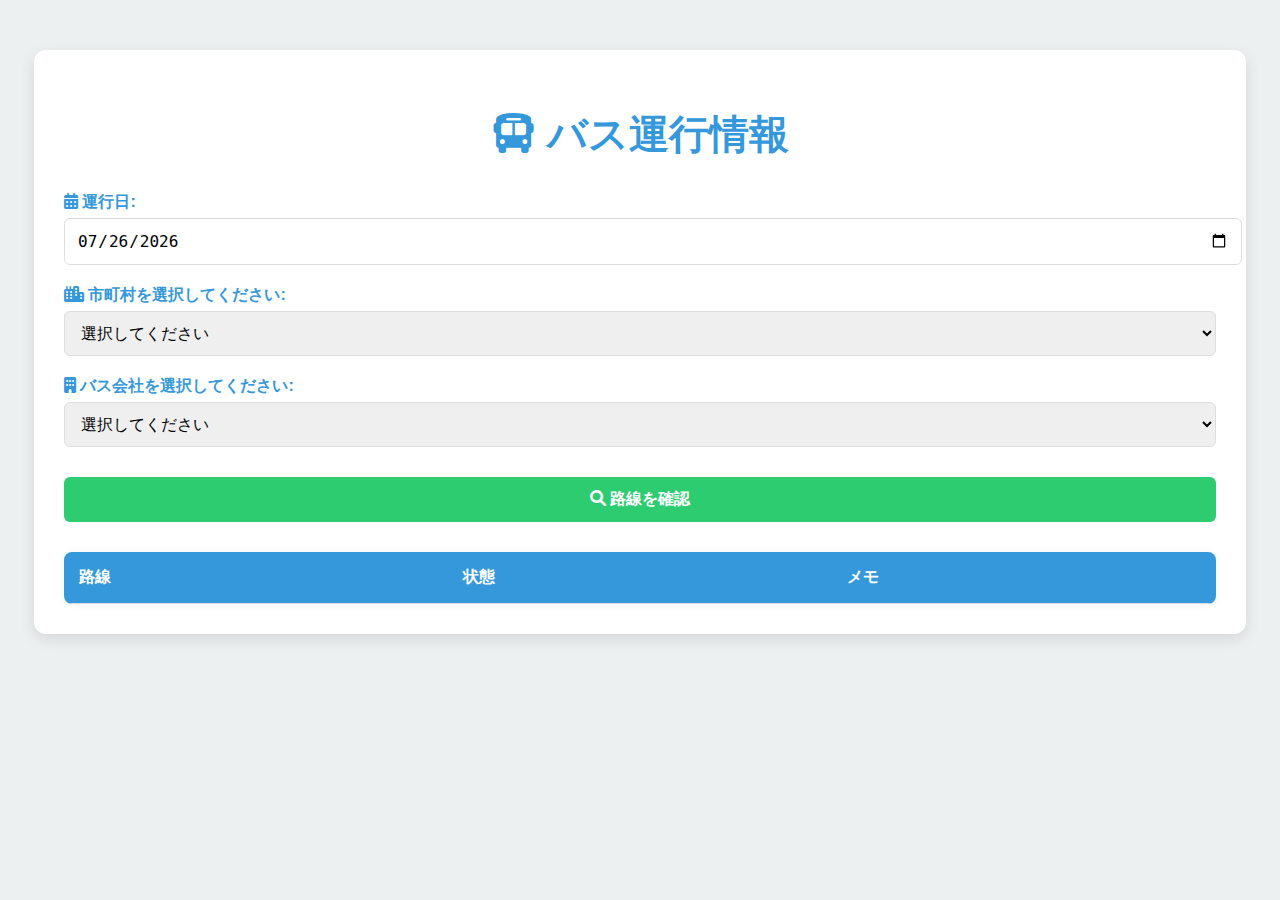
<file: web-server_container/apache/index.html>
<!DOCTYPE html>
<html lang="ja">

<head>
    <meta charset="UTF-8">
    <meta name="viewport" content="width=device-width, initial-scale=1.0">
    <title>バス運行情報</title>
    <link href="https://cdnjs.cloudflare.com/ajax/libs/font-awesome/6.0.0-beta3/css/all.min.css" rel="stylesheet">
    <link rel="stylesheet" href="styles.css">
</head>

<body>
    <div class="container">
        <h1><i class="fas fa-bus"></i> バス運行情報</h1>
        <div class="form-group">
            <label for="operation_date"><i class="fas fa-calendar-alt"></i> 運行日:</label>
            <input type="date" id="operation_date" name="operation_date">
        </div>
        <div class="form-group">
            <label for="city"><i class="fas fa-city"></i> 市町村を選択してください:</label>
            <select id="city">
                <option value="">選択してください</option>
                <!-- データベースから市の選択肢がここに挿入されます -->
            </select>
        </div>

        <div class="form-group">
            <label for="municipality"><i class="fas fa-building"></i> バス会社を選択してください:</label>
            <select id="municipality">
                <option value="">選択してください</option>
                <!-- 自治体の選択肢 -->

            </select>
        </div>

        <button onclick="getRouteInfo()"><i class="fas fa-search"></i> 路線を確認</button>

        <table id="routeTable">
            <thead>
                <tr>
                    <th>路線</th>
                    <th>状態</th>
                    <th>メモ</th>
                </tr>
            </thead>
            <tbody>
                <!-- 路線情報がここに表示されます -->
            </tbody>
        </table>
    </div>

    <script>
        function init() {
            const today = new Date().toISOString().split('T')[0];
            document.getElementById("operation_date").value = today;

            // 市の選択肢を動的に取得して表示
            loadAgencies();
        }

        function loadAgencies() {
            fetch('get_agencies.php')
                .then(response => response.json())
                .then(data => {
                    const citySelect = document.getElementById('city');
                    citySelect.innerHTML = '<option value="">選択してください</option>'; // 初期オプション

                    data.forEach(agency => {
                        const option = document.createElement('option');
                        option.value = agency;
                        option.text = agency;
                        citySelect.add(option);
                    });

                    // 市が選択されたときに自治体の選択肢を更新
                    citySelect.addEventListener('change', loadFeeds);
                })
                .catch(error => {
                    console.error('Error fetching agency data:', error);
                    alert('市のデータを取得できませんでした。');
                });
        }

        function loadFeeds() {
            const city = document.getElementById('city').value;

            if (city) {
                fetch(`get_feeds.php?agency_name=${city}`)
                    .then(response => response.json())
                    .then(data => {
                        const municipalitySelect = document.getElementById('municipality');
                        municipalitySelect.innerHTML = '<option value="">選択してください</option>'; // 初期オプション

                        data.forEach(feed => {
                            const option = document.createElement('option');
                            option.value = feed;
                            option.text = feed;
                            municipalitySelect.add(option);
                        });
                    })
                    .catch(error => {
                        console.error('Error fetching feed data:', error);
                        alert('自治体のデータを取得できませんでした。');
                    });
            } else {
                document.getElementById('municipality').innerHTML = '<option value="">選択してください</option>';
            }
        }

        function getRouteInfo() {
            const date = document.getElementById('operation_date').value;
            const city = document.getElementById('city').value;
            const feed_name = document.getElementById('municipality').value;

            fetch(`get_route_info.php?date=${date}&feed_name=${feed_name}`)
                .then(response => {
                    if (!response.ok) {
                        throw new Error('Network response was not ok');
                    }
                    return response.json();
                })
                .then(data => {
                    if (data.error) {
                        throw new Error(data.error);
                    }

                    const tableBody = document.getElementById('routeTable').querySelector('tbody');
                    tableBody.innerHTML = '';

                    if (data.length > 0) {
                        data.forEach(route => {
                            const row = document.createElement('tr');
                            const routeCell = document.createElement('td');
                            const statusCell = document.createElement('td');
                            const noteCell = document.createElement('td');

                            routeCell.textContent = route.route_name;

                            const icon = document.createElement('i');
                            icon.classList.add('status-icon');
                            if (route.status === '運行中' || route.status == null) { // デフォルトで運行中
                                icon.classList.add('fas', 'fa-check-circle', 'operating');
                                statusCell.textContent = "運行中";
                            } else if (route.status === '運休') {
                                icon.classList.add('fas', 'fa-times-circle', 'suspended');
                                statusCell.textContent = "運休";
                            }

                            statusCell.appendChild(icon);

                            noteCell.textContent = route.comment || ''; // コメントがない場合は空欄

                            row.appendChild(routeCell);
                            row.appendChild(statusCell);
                            row.appendChild(noteCell);
                            tableBody.appendChild(row);
                        });
                    } else {
                        const row = document.createElement('tr');
                        const cell = document.createElement('td');
                        cell.colSpan = 3;
                        cell.textContent = "運休の知らせはありません。";
                        row.appendChild(cell);
                        tableBody.appendChild(row);
                    }
                })
                .catch(error => {
                    console.error('Error fetching route data:', error);
                    alert("Error: " + error.message);
                });
        }




        init();


    </script>
</body>

</html>
</file>
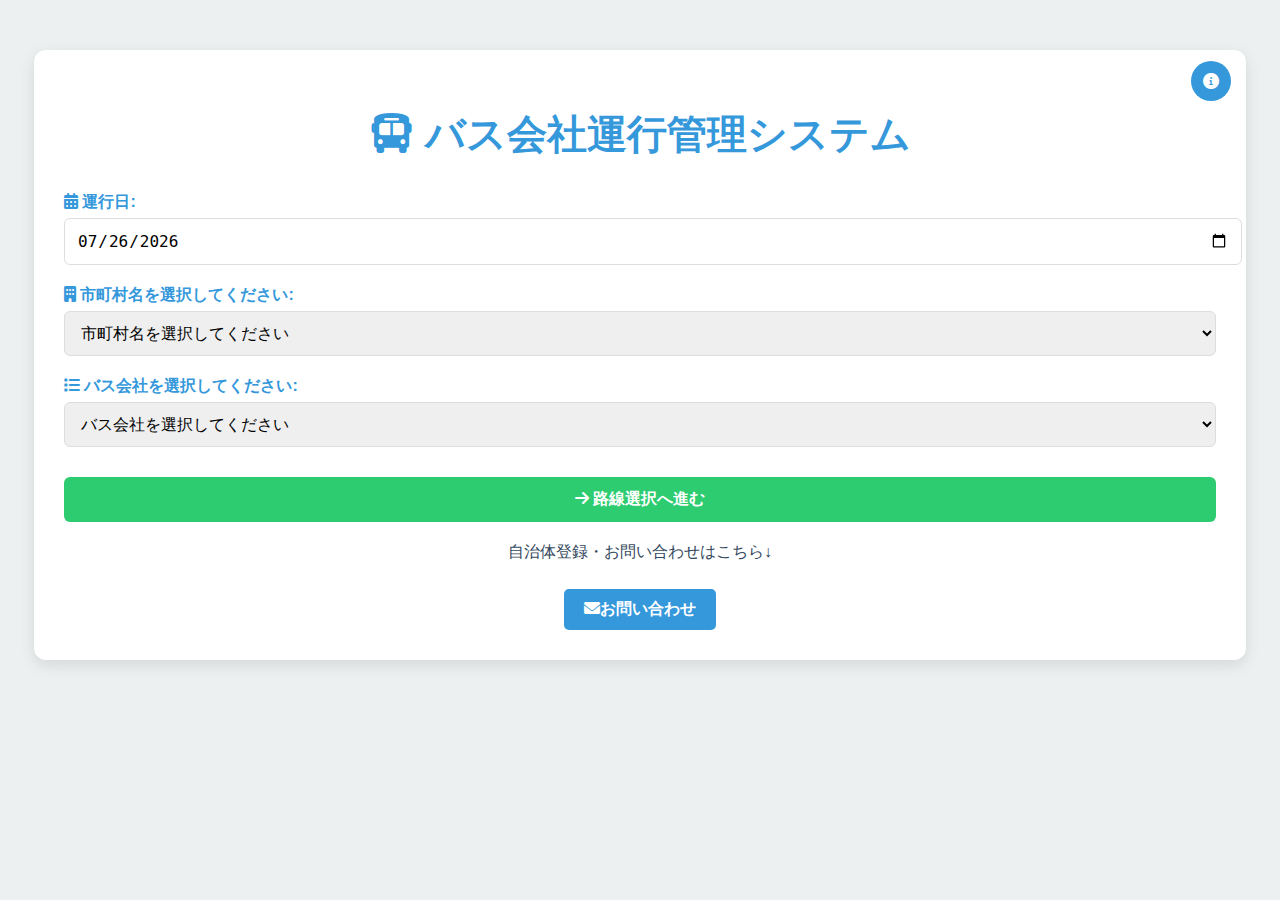
<file: web-server_container/htdocs/index.html>
<!DOCTYPE html>
<html lang="ja">

<head>
    <meta charset="UTF-8">
    <meta name="viewport" content="width=device-width, initial-scale=1.0">
    <title>バス会社運行管理システム</title>
    <link href="https://cdnjs.cloudflare.com/ajax/libs/font-awesome/6.0.0-beta3/css/all.min.css" rel="stylesheet">
    <link rel="stylesheet" href="style.css">
</head>

<body>
    <div class="container">
        <div id="initialPage">
            <h1><i class="fas fa-bus"></i> バス会社運行管理システム</h1>
            <div class="form-group">
                <label for="operation_date"><i class="fas fa-calendar-alt"></i> 運行日:</label>
                <input type="date" id="operation_date" name="operation_date">
            </div>
            <div class="form-group">
                <label for="agency_name"><i class="fas fa-building"></i> 市町村名を選択してください:</label>
                <select id="agency_name" onchange="updateFeeds()">
                    <option value="" selected disabled>市町村名を選択してください</option>
                    <!-- バス会社のオプションがここに入ります -->
                </select>
            </div>
            <div class="form-group">
                <label for="feed_name"><i class="fas fa-list"></i> バス会社を選択してください:</label>
                <select id="feed_name">
                    <option value="" selected disabled>バス会社を選択してください</option>
                    <!-- フィードのオプションがここに入ります -->
                </select>
            </div>
            <!-- パスワード入力用のポップアップ -->
            <div id="passwordPopup" class="password-popup">
                <div class="password-popup-content">
                    <h2><i class="fas fa-lock"></i> パスワードを入力してください</h2>
                    <div class="form-group">
                        <label for="feed_password">パスワード:</label>
                        <input type="password" id="feed_password" placeholder="パスワードを入力" class="password-input">
                    </div>
                    <button onclick="verifyPassword()" class="verify-btn"><i class="fas fa-check"></i> 確認</button>
                </div>
            </div>



            <button onclick="showRouteSelection()"><i class="fas fa-arrow-right"></i> 路線選択へ進む</button>

            <!-- 説明ページに飛ぶボタン -->
            <button onclick="window.location.href='description.html'" class="description-btn"><i
                    class="fas fa-info-circle"></i></button>

            <!-- 使用したい自治体は連絡くださいのメールリンク -->
            <div class="contact-section">
                <p>自治体登録・お問い合わせはこちら↓</p>
                <a href="mailto:contact@example.com" class="contact-btn"><i class="fas fa-envelope"></i>お問い合わせ</a>
            </div>
        </div>

        <div id="routeSelection" style="display: none;">
            <h1><i class="fas fa-route"></i> 路線ごとの運行状況選択</h1>
            <h2 id="selectedDate"></h2>
            <table id="routeTable">
                <thead>
                    <tr>
                        <th>路線名</th>
                        <th>運行状況</th>
                        <th>メモ</th>
                    </tr>
                </thead>
                <tbody>
                    <!-- 路線情報がここに表示されます -->
                </tbody>
            </table>
            <button onclick="submitRouteStatus()"><i class="fas fa-save"></i> 運行状況を保存</button>
            <button onclick="goToPasswordChange()"><i class="fas fa-key"></i> パスワード変更</button> <!-- 追加 -->
        </div>

    </div>

    <script>
        // ページ読み込み時にバス会社の選択肢を取得して表示
        async function loadAgencies() {
            const agencySelect = document.getElementById("agency_name");

            const response = await fetch('get_agencies.php');
            const agencies = await response.json();

            agencies.forEach(agency => {
                const option = document.createElement("option");
                option.value = agency;
                option.text = agency;
                agencySelect.add(option);
            });
        }

        async function updateFeeds() {
            const agencySelect = document.getElementById("agency_name");
            const selectedAgency = agencySelect.value;
            const feedSelect = document.getElementById("feed_name");

            feedSelect.innerHTML = "";

            const response = await fetch(`get_feeds.php?agency_name=${selectedAgency}`);
            const feeds = await response.json();

            feeds.forEach(feed => {
                const option = document.createElement("option");
                option.value = feed.feed_id;
                option.text = feed.feed_name;
                feedSelect.add(option);
            });
        }

        function showPasswordPopup() {
            document.getElementById("passwordPopup").style.display = "block";
        }

        async function verifyPassword() {
            const feedSelect = document.getElementById("feed_name");
            const selectedFeed = feedSelect.value;
            const enteredPassword = document.getElementById("feed_password").value;

            const passwordResponse = await fetch(`check_password.php?feed_id=${selectedFeed}&password=${encodeURIComponent(enteredPassword)}`);
            const passwordCheck = await passwordResponse.json();

            if (passwordCheck.success) {
                document.getElementById("passwordPopup").style.display = "none";
                showRouteSelection(); // パスワードが正しければ路線選択画面を表示
            } else {
                alert('パスワードが間違っています。');
            }
        }
        function showRouteSelection() {
            showPasswordPopup();
        }



        function showRouteSelection() {
            const feedSelect = document.getElementById("feed_name");
            const selectedFeedName = feedSelect.options[feedSelect.selectedIndex].text;

            // 選択された feed_name を localStorage に保存
            localStorage.setItem('selectedFeedName', selectedFeedName);


            const selectedFeed = feedSelect.value;
            const routeTable = document.getElementById("routeTable").getElementsByTagName('tbody')[0];
            const selectedDate = document.getElementById("operation_date").value;

            document.getElementById("selectedDate").textContent = `選択された日付: ${selectedDate}`;

            routeTable.innerHTML = "";

            fetch(`get_routes.php?feed_id=${selectedFeed}`)
                .then(response => response.json())
                .then(routes => {
                    routes.forEach((route, index) => {
                        const row = routeTable.insertRow();
                        row.setAttribute('data-route-id', route.route_id);
                        const routeCell = row.insertCell(0);
                        const statusCell = row.insertCell(1);
                        const noteCell = row.insertCell(2);

                        routeCell.textContent = route.route_name;
                        statusCell.innerHTML = `
                    <div class="radio-group">
                        <label class="normal">
                            <input type="radio" name="status_${index}" value="normal" checked>
                            <i class="fas fa-check-circle"></i> 通常運行
                        </label>
                        <label class="suspended">
                            <input type="radio" name="status_${index}" value="suspended">
                            <i class="fas fa-times-circle"></i> 運休
                        </label>
                    </div>
                `;
                        noteCell.innerHTML = `<textarea id="note_${index}" placeholder="メモを入力"></textarea>`;
                    });

                    document.getElementById("initialPage").style.display = "none";
                    document.getElementById("routeSelection").style.display = "block";
                })
                .catch(error => console.error('Error fetching routes:', error));
        }

        // 「路線選択へ進む」ボタンにポップアップを表示する機能を紐づけ
        document.querySelector('button[onclick="showRouteSelection()"]').setAttribute('onclick', 'showPasswordPopup()');


        function goToPasswordChange() {
            // パスワード変更画面に遷移するためのURLに置き換えてください
            window.location.href = "password_change.html";
        }


        async function submitRouteStatus() {
            const selectedDate = document.getElementById("operation_date").value;
            const routes = Array.from(document.querySelectorAll('#routeTable tbody tr')).map((row, index) => {
                return {
                    route_id: row.getAttribute('data-route-id'),
                    status: document.querySelector(`input[name="status_${index}"]:checked`).value,
                    note: document.getElementById(`note_${index}`).value
                };
            });

            const response = await fetch('save_route_status.php', {
                method: 'POST',
                headers: {
                    'Content-Type': 'application/json',
                },
                body: JSON.stringify({ date: selectedDate, routes: routes })
            });

            const result = await response.json();

            if (result.success) {
                alert(`${selectedDate}の運行状況とメモが保存されました。`);
            } else {
                alert('データの保存に失敗しました。');
            }

            // デバッグ情報をコンソールに出力
            if (result.debug) {
                result.debug.forEach(msg => console.log(msg));
            }
        }


        // ページ読み込み時にバス会社を読み込む
        document.addEventListener('DOMContentLoaded', () => {
            loadAgencies();

            // 日付入力フィールドに今日の日付をセット
            const today = new Date().toISOString().split('T')[0];
            document.getElementById("operation_date").value = today;
        });
    </script>
</body>

</html>

<style>
    .container {
        position: relative;
        /* 子要素を絶対位置で配置するために必要 */
        width: 90%;
        max-width: 1200px;
        margin: 50px auto;
        background-color: #fff;
        padding: 30px;
        border-radius: 12px;
        box-shadow: 0 5px 15px rgba(0, 0, 0, 0.1);
    }

    .description-btn {
        position: absolute;
        /* コンテナ内での絶対位置 */
        top: 1px;
        /* 上からの距離 */
        right: 15px;
        /* 右からの距離 */
        background-color: var(--primary-color);
        color: white;
        padding: 8px;
        border-radius: 50%;
        font-size: 1.0em;
        /* ボタンのサイズを調整 */
        width: 40px;
        /* ボタンの幅 */
        height: 40px;
        /* ボタンの高さ（正円にするため） */
        display: flex;
        /* アイコンを中央揃えにする */
        align-items: center;
        /* 縦中央揃え */
        justify-content: center;
        /* 横中央揃え */
        text-decoration: none;
        border: none;
        cursor: pointer;
        transition: background-color 0.3s ease;
    }

    .description-btn:hover {
        background-color: var(--secondary-color);
    }



    .contact-section {
        margin-top: 20px;
        text-align: center;
    }

    .contact-btn {
        background-color: var(--primary-color);
        color: white;
        padding: 10px 20px;
        text-decoration: none;
        border-radius: 5px;
        font-weight: bold;
        display: inline-block;
        margin-top: 10px;
        transition: background-color 0.3s ease;
    }

    .contact-btn:hover {
        background-color: var(--secondary-color);
    }
</style>
</file>
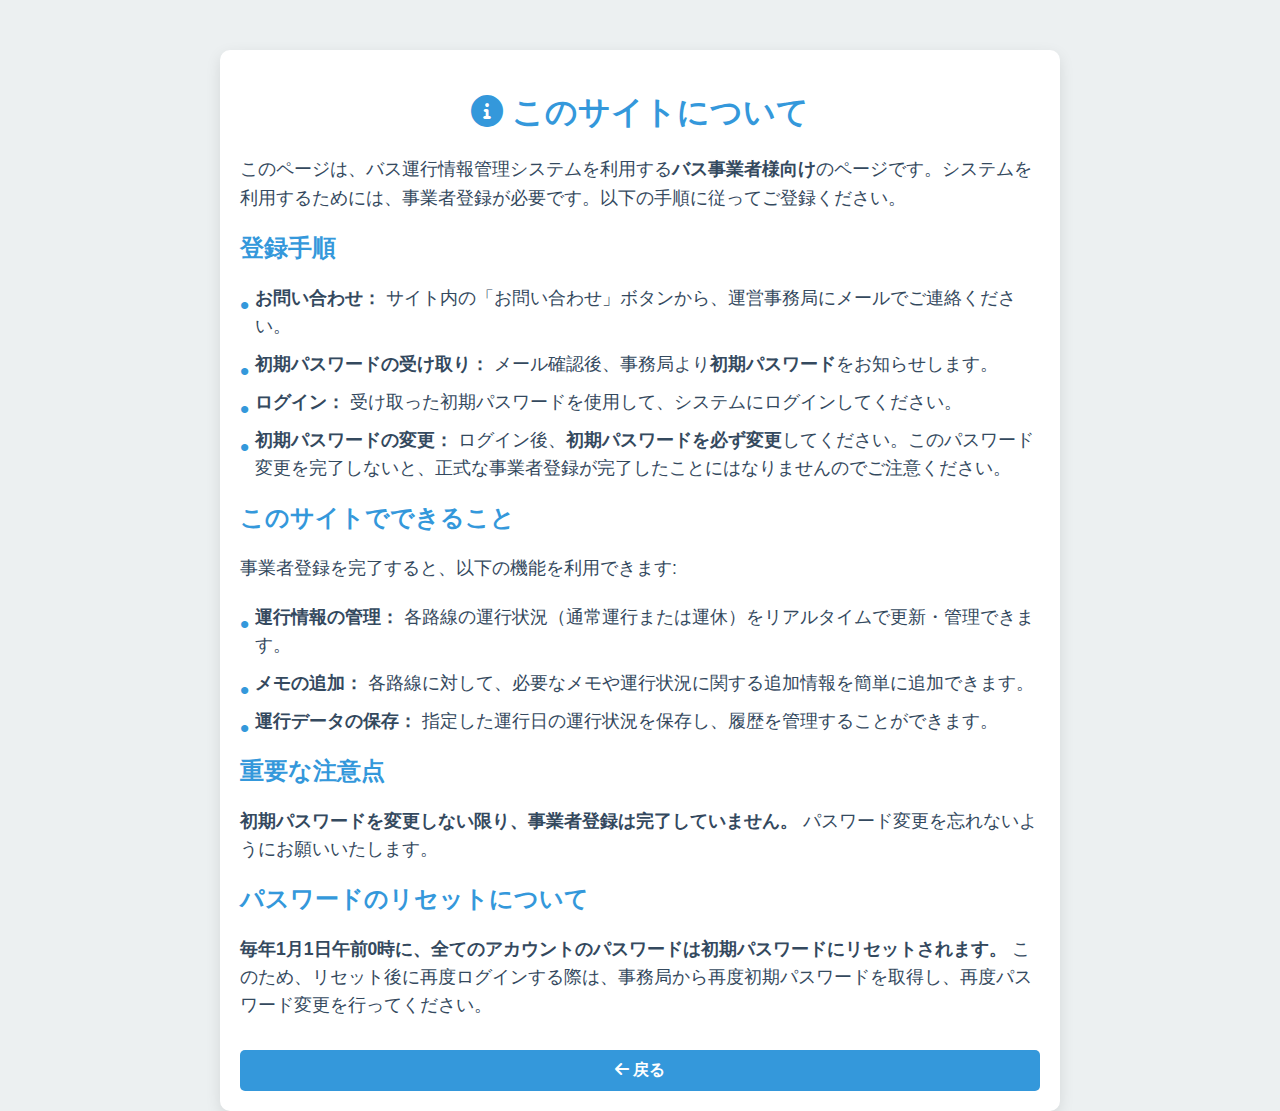
<file: web-server_container/htdocs/description.html>
<!DOCTYPE html>
<html lang="ja">

<head>
    <meta charset="UTF-8">
    <meta name="viewport" content="width=device-width, initial-scale=1.0">
    <title>バス会社運行管理システム - 説明</title>
    <link href="https://cdnjs.cloudflare.com/ajax/libs/font-awesome/6.0.0-beta3/css/all.min.css" rel="stylesheet">
    <link rel="stylesheet" href="style.css">
</head>

<body>
    <div class="container">
        <h1><i class="fas fa-info-circle"></i> このサイトについて</h1>
        <p>このページは、バス運行情報管理システムを利用する<strong>バス事業者様向け</strong>のページです。システムを利用するためには、事業者登録が必要です。以下の手順に従ってご登録ください。</p>

        <h2>登録手順</h2>
        <ul>
            <li><strong>お問い合わせ：</strong> サイト内の「お問い合わせ」ボタンから、運営事務局にメールでご連絡ください。</li>
            <li><strong>初期パスワードの受け取り：</strong> メール確認後、事務局より<strong>初期パスワード</strong>をお知らせします。</li>
            <li><strong>ログイン：</strong> 受け取った初期パスワードを使用して、システムにログインしてください。</li>
            <li><strong>初期パスワードの変更：</strong>
                ログイン後、<strong>初期パスワードを必ず変更</strong>してください。このパスワード変更を完了しないと、正式な事業者登録が完了したことにはなりませんのでご注意ください。</li>
        </ul>

        <h2>このサイトでできること</h2>
        <p>事業者登録を完了すると、以下の機能を利用できます:</p>
        <ul>
            <li><strong>運行情報の管理：</strong> 各路線の運行状況（通常運行または運休）をリアルタイムで更新・管理できます。</li>
            <li><strong>メモの追加：</strong> 各路線に対して、必要なメモや運行状況に関する追加情報を簡単に追加できます。</li>
            <li><strong>運行データの保存：</strong> 指定した運行日の運行状況を保存し、履歴を管理することができます。</li>
        </ul>

        <h2>重要な注意点</h2>
        <p><strong>初期パスワードを変更しない限り、事業者登録は完了していません。</strong> パスワード変更を忘れないようにお願いいたします。</p>

        <h2>パスワードのリセットについて</h2>
        <p><strong>毎年1月1日午前0時に、全てのアカウントのパスワードは初期パスワードにリセットされます。</strong>
            このため、リセット後に再度ログインする際は、事務局から再度初期パスワードを取得し、再度パスワード変更を行ってください。</p>

        <button onclick="window.history.back()" class="back-btn"><i class="fas fa-arrow-left"></i> 戻る</button>
    </div>

    <style>
        .container {
            max-width: 800px;
            margin: 50px auto 0;
            padding: 20px;
            background-color: #fff;
            border-radius: 10px;
            box-shadow: 0 5px 15px rgba(0, 0, 0, 0.1);
        }

        h1 {
            color: var(--primary-color);
            font-size: 2em;
            margin-bottom: 20px;
            text-align: center;
        }

        h2 {
            color: var(--primary-color);
            font-size: 1.5em;
            margin-top: 20px;
        }

        p,
        ul {
            font-size: 1.1em;
            line-height: 1.6;
            margin-bottom: 20px;
        }

        ul {
            list-style: none;
            padding-left: 0;
        }

        ul li {
            margin-bottom: 10px;
            padding-left: 15px;
            position: relative;
        }

        ul li::before {
            content: "•";
            position: absolute;
            left: 0;
            top: 0;
            color: var(--primary-color);
            font-size: 1.5em;
        }

        .back-btn {
            background-color: var(--primary-color);
            color: white;
            padding: 10px 20px;
            text-decoration: none;
            border-radius: 5px;
            font-weight: bold;
            display: inline-block;
            margin-top: 10px;
            transition: background-color 0.3s ease;
        }

        .back-btn:hover {
            background-color: var(--secondary-color);
        }
    </style>
</body>

</html>
</file>
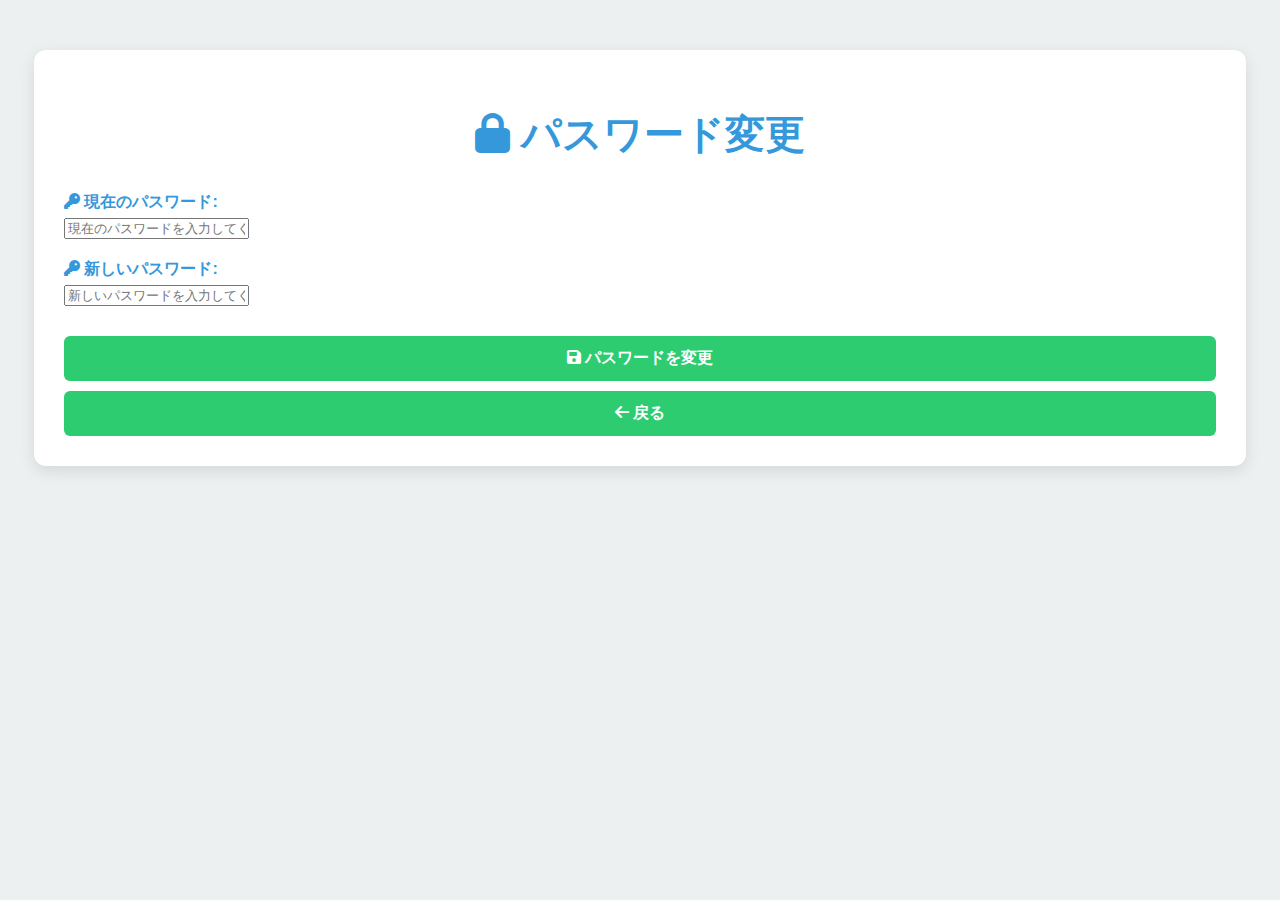
<file: web-server_container/htdocs/password_change.html>
<!DOCTYPE html>
<html lang="ja">

<head>
    <meta charset="UTF-8">
    <meta name="viewport" content="width=device-width, initial-scale=1.0">
    <title>パスワード変更</title>
    <link href="https://cdnjs.cloudflare.com/ajax/libs/font-awesome/6.0.0-beta3/css/all.min.css" rel="stylesheet">
    <link rel="stylesheet" href="style.css">
</head>

<body>
    <div class="container">
        <h1><i class="fas fa-lock"></i> パスワード変更</h1>
        <div class="form-group">
            <label for="currentPassword"><i class="fas fa-key"></i> 現在のパスワード:</label>
            <input type="password" id="currentPassword" name="currentPassword" placeholder="現在のパスワードを入力してください">
        </div>
        <div class="form-group">
            <label for="newPassword"><i class="fas fa-key"></i> 新しいパスワード:</label>
            <input type="password" id="newPassword" name="newPassword" placeholder="新しいパスワードを入力してください">
        </div>
        <button onclick="changePassword()"><i class="fas fa-save"></i> パスワードを変更</button>
        <button onclick="goBack()"><i class="fas fa-arrow-left"></i> 戻る</button>
    </div>

    <script>
        async function changePassword() {
            const currentPassword = parseInt(document.getElementById('currentPassword').value, 10);
            const newPassword = parseInt(document.getElementById('newPassword').value, 10);

            const feed_name = localStorage.getItem('selectedFeedName');

            if (!feed_name) {
                alert('フィードが選択されていません。');
                return;
            }

            const response = await fetch('change_password.php', {
                method: 'POST',
                headers: {
                    'Content-Type': 'application/json',
                },
                body: JSON.stringify({
                    currentPassword: currentPassword,
                    newPassword: newPassword,
                    feed_name: feed_name
                })
            });

            const result = await response.json();

            if (result.success) {
                alert('パスワードが正常に変更されました。');
            } else {
                alert(`パスワードの変更に失敗しました: ${result.message}`);
            }
        }

        function goBack() {
            // 前の画面に戻る
            window.location.href = 'index.html'; // ここで前の画面のURLを指定
        }
    </script>
</body>

</html>
</file>
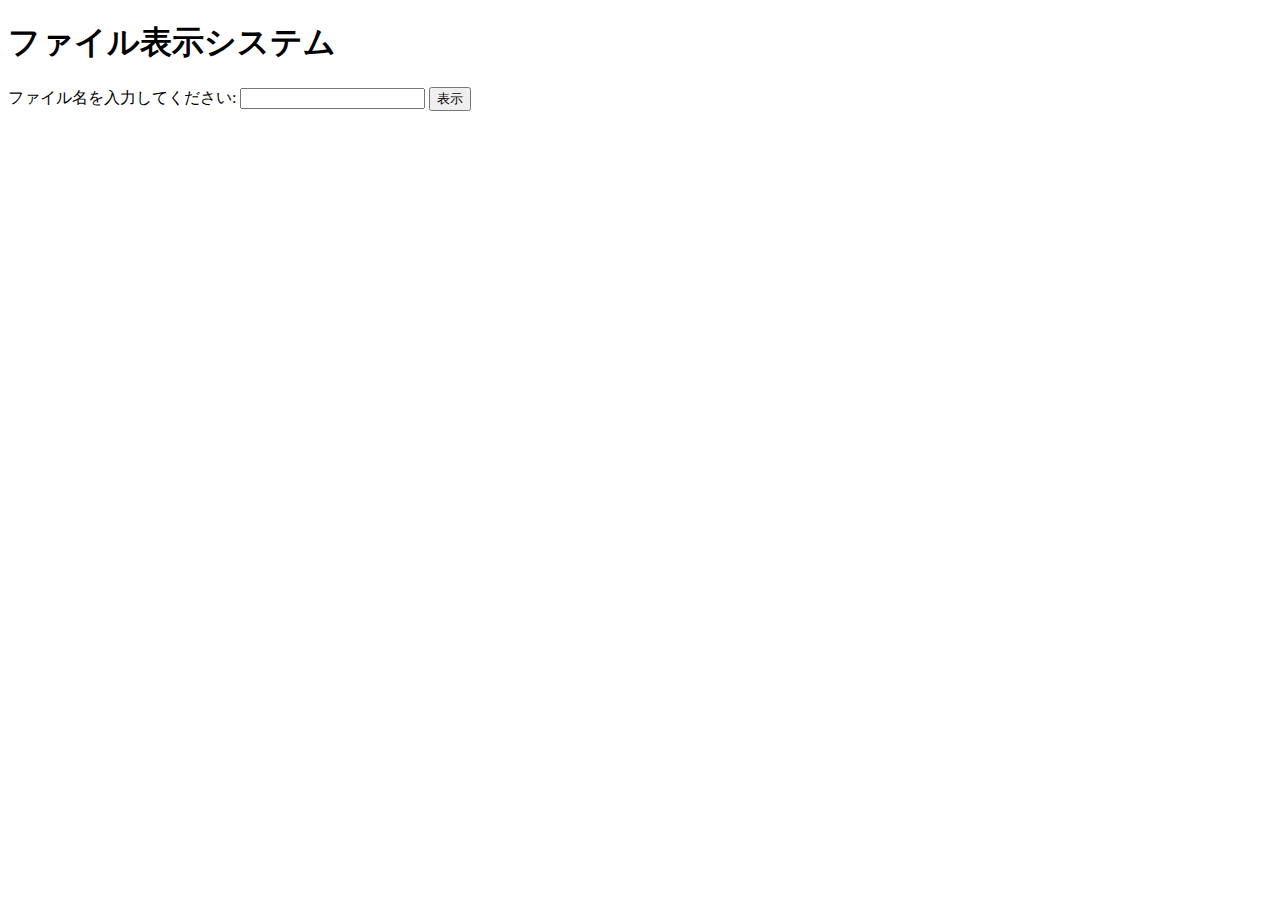
<file: web-server_container/templates/index_catch.html>
<!DOCTYPE html>
<html lang="ja">

<head>
    <meta charset="UTF-8">
    <meta name="viewport" content="width=device-width, initial-scale=1.0">
    <title>ファイル表示システム</title>
</head>

<body>
    <h1>ファイル表示システム</h1>
    <form action="/display" method="POST">
        <label for="file_name">ファイル名を入力してください:</label>
        <input type="text" id="file_name" name="file_name" required>
        <button type="submit">表示</button>
    </form>
</body>

</html>
</file>
<file: web-server_container/apache/styles.css>
:root {
    --primary-color: #3498db;
    --secondary-color: #2ecc71;
    --background-color: #ecf0f1;
    --text-color: #34495e;
}

body {
    font-family: 'Helvetica Neue', Arial, sans-serif;
    margin: 0;
    padding: 0;
    background-color: var(--background-color);
    color: var(--text-color);
}

.container {
    width: 90%;
    max-width: 1200px;
    margin: 50px auto;
    background-color: #fff;
    padding: 30px;
    border-radius: 12px;
    box-shadow: 0 5px 15px rgba(0, 0, 0, 0.1);
}

h1 {
    color: var(--primary-color);
    text-align: center;
    margin-bottom: 30px;
    font-size: 2.5em;
}

.form-group {
    margin-bottom: 20px;
}

label {
    display: block;
    margin-bottom: 5px;
    font-weight: bold;
    color: var(--primary-color);
}

select,
button,
input[type="date"] {
    width: 100%;
    padding: 12px;
    border: 1px solid #ddd;
    border-radius: 6px;
    font-size: 16px;
    transition: all 0.3s ease;
}

select:focus,
button:focus,
input[type="date"]:focus {
    outline: none;
    border-color: var(--primary-color);
    box-shadow: 0 0 0 2px rgba(52, 152, 219, 0.2);
}

button {
    background-color: var(--secondary-color);
    color: white;
    border: none;
    cursor: pointer;
    font-weight: bold;
    margin-top: 10px;
}

button:hover {
    background-color: #27ae60;
}

table {
    width: 100%;
    border-collapse: separate;
    border-spacing: 0;
    margin-top: 30px;
    overflow: hidden;
    border-radius: 8px;
    box-shadow: 0 0 10px rgba(0, 0, 0, 0.05);
}

th,
td {
    padding: 15px;
    text-align: left;
    border-bottom: 1px solid #ddd;
}

th {
    background-color: var(--primary-color);
    color: white;
    font-weight: bold;
}

tr:last-child td {
    border-bottom: none;
}

tr:nth-child(even) {
    background-color: #f8f9fa;
}

.status-icon {
    margin-right: 10px;
}

.operating {
    color: var(--secondary-color);
}

.suspended {
    color: #e74c3c;
}

/* ポップアップのスタイル */
#passwordPopup {
    position: fixed;
    top: 50%;
    left: 50%;
    transform: translate(-50%, -50%);
    background-color: white;
    padding: 20px;
    box-shadow: 0px 0px 10px rgba(0, 0, 0, 0.1);
    z-index: 1000;
}

.popup-content {
    text-align: center;
}

.popup-content h2 {
    margin-bottom: 10px;
}

.popup-content input {
    width: 80%;
    padding: 10px;
    margin-bottom: 10px;
}

.popup-content button {
    padding: 10px 20px;
}

@media (max-width: 768px) {
    .container {
        width: 95%;
        padding: 20px;
    }

    h1 {
        font-size: 2em;
    }

    th,
    td {
        padding: 10px;
    }
}
</file>
<file: web-server_container/htdocs/style.css>
:root {
    --primary-color: #3498db;
    --secondary-color: #2ecc71;
    --background-color: #ecf0f1;
    --text-color: #34495e;
    --danger-color: #e74c3c;
}

body {
    font-family: 'Helvetica Neue', Arial, sans-serif;
    margin: 0;
    padding: 0;
    background-color: var(--background-color);
    color: var(--text-color);
}

.container {
    width: 90%;
    max-width: 1200px;
    margin: 50px auto;
    background-color: #fff;
    padding: 30px;
    border-radius: 12px;
    box-shadow: 0 5px 15px rgba(0, 0, 0, 0.1);
}

h1 {
    color: var(--primary-color);
    text-align: center;
    margin-bottom: 30px;
    font-size: 2.5em;
}

.form-group {
    margin-bottom: 20px;
}

label {
    display: block;
    margin-bottom: 5px;
    font-weight: bold;
    color: var(--primary-color);
}

select,
button,
textarea,
input[type="date"] {
    width: 100%;
    padding: 12px;
    border: 1px solid #ddd;
    border-radius: 6px;
    font-size: 16px;
    transition: all 0.3s ease;
}

select:focus,
button:focus,
textarea:focus,
input[type="date"]:focus {
    outline: none;
    border-color: var(--primary-color);
    box-shadow: 0 0 0 2px rgba(52, 152, 219, 0.2);
}

button {
    background-color: var(--secondary-color);
    color: white;
    border: none;
    cursor: pointer;
    font-weight: bold;
    margin-top: 10px;
}

button:hover {
    background-color: #27ae60;
}

table {
    width: 100%;
    border-collapse: separate;
    border-spacing: 0;
    margin-top: 30px;
    overflow: hidden;
    border-radius: 8px;
    box-shadow: 0 0 10px rgba(0, 0, 0, 0.05);
}

th,
td {
    padding: 15px;
    text-align: left;
    border-bottom: 1px solid #ddd;
}

th {
    background-color: var(--primary-color);
    color: white;
    font-weight: bold;
}

tr:last-child td {
    border-bottom: none;
}

tr:nth-child(even) {
    background-color: #f8f9fa;
}

.radio-group {
    display: flex;
    justify-content: space-around;
}

.radio-group label {
    display: inline-flex;
    align-items: center;
    cursor: pointer;
}

.radio-group input[type="radio"] {
    margin-right: 5px;
}

.normal {
    color: var(--secondary-color);
}

.suspended {
    color: var(--danger-color);
}

#routeSelection {
    display: none;
}

textarea {
    width: calc(100% - 24px);
    padding: 12px;
    border: 1px solid #ddd;
    border-radius: 6px;
    font-size: 16px;
    resize: vertical;
    min-height: 50px;
    box-sizing: border-box;
}

/* パスワードポップアップのスタイル */
.password-popup {
    display: none;
    /* 初期状態では非表示 */
    position: fixed;
    top: 0;
    left: 0;
    width: 100%;
    height: 100%;
    background-color: rgba(0, 0, 0, 0.5);
    z-index: 1000;
}

.password-popup-content {
    position: absolute;
    top: 50%;
    left: 50%;
    transform: translate(-50%, -50%);
    background-color: #fff;
    padding: 30px;
    border-radius: 12px;
    box-shadow: 0 5px 15px rgba(0, 0, 0, 0.1);
    width: 300px;
    text-align: center;
}

.password-popup-content h2 {
    margin-bottom: 20px;
    font-size: 1.5em;
    color: var(--primary-color);
}

.password-input {
    width: 90%;
    padding: 12px;
    border: 1px solid #ddd;
    border-radius: 6px;
    font-size: 16px;
    transition: all 0.3s ease;
}

.password-input:focus {
    outline: none;
    border-color: var(--primary-color);
    box-shadow: 0 0 0 2px rgba(52, 152, 219, 0.2);
}

.verify-btn {
    background-color: var(--secondary-color);
    color: white;
    border: none;
    padding: 12px;
    width: 100%;
    border-radius: 6px;
    font-size: 16px;
    cursor: pointer;
    transition: background-color 0.3s ease;
    margin-top: 20px;
}

.verify-btn:hover {
    background-color: #27ae60;
}



@media (max-width: 768px) {
    .container {
        width: 95%;
        padding: 20px;
    }

    h1 {
        font-size: 2em;
    }

    th,
    td {
        padding: 10px;
    }
}
</file>
